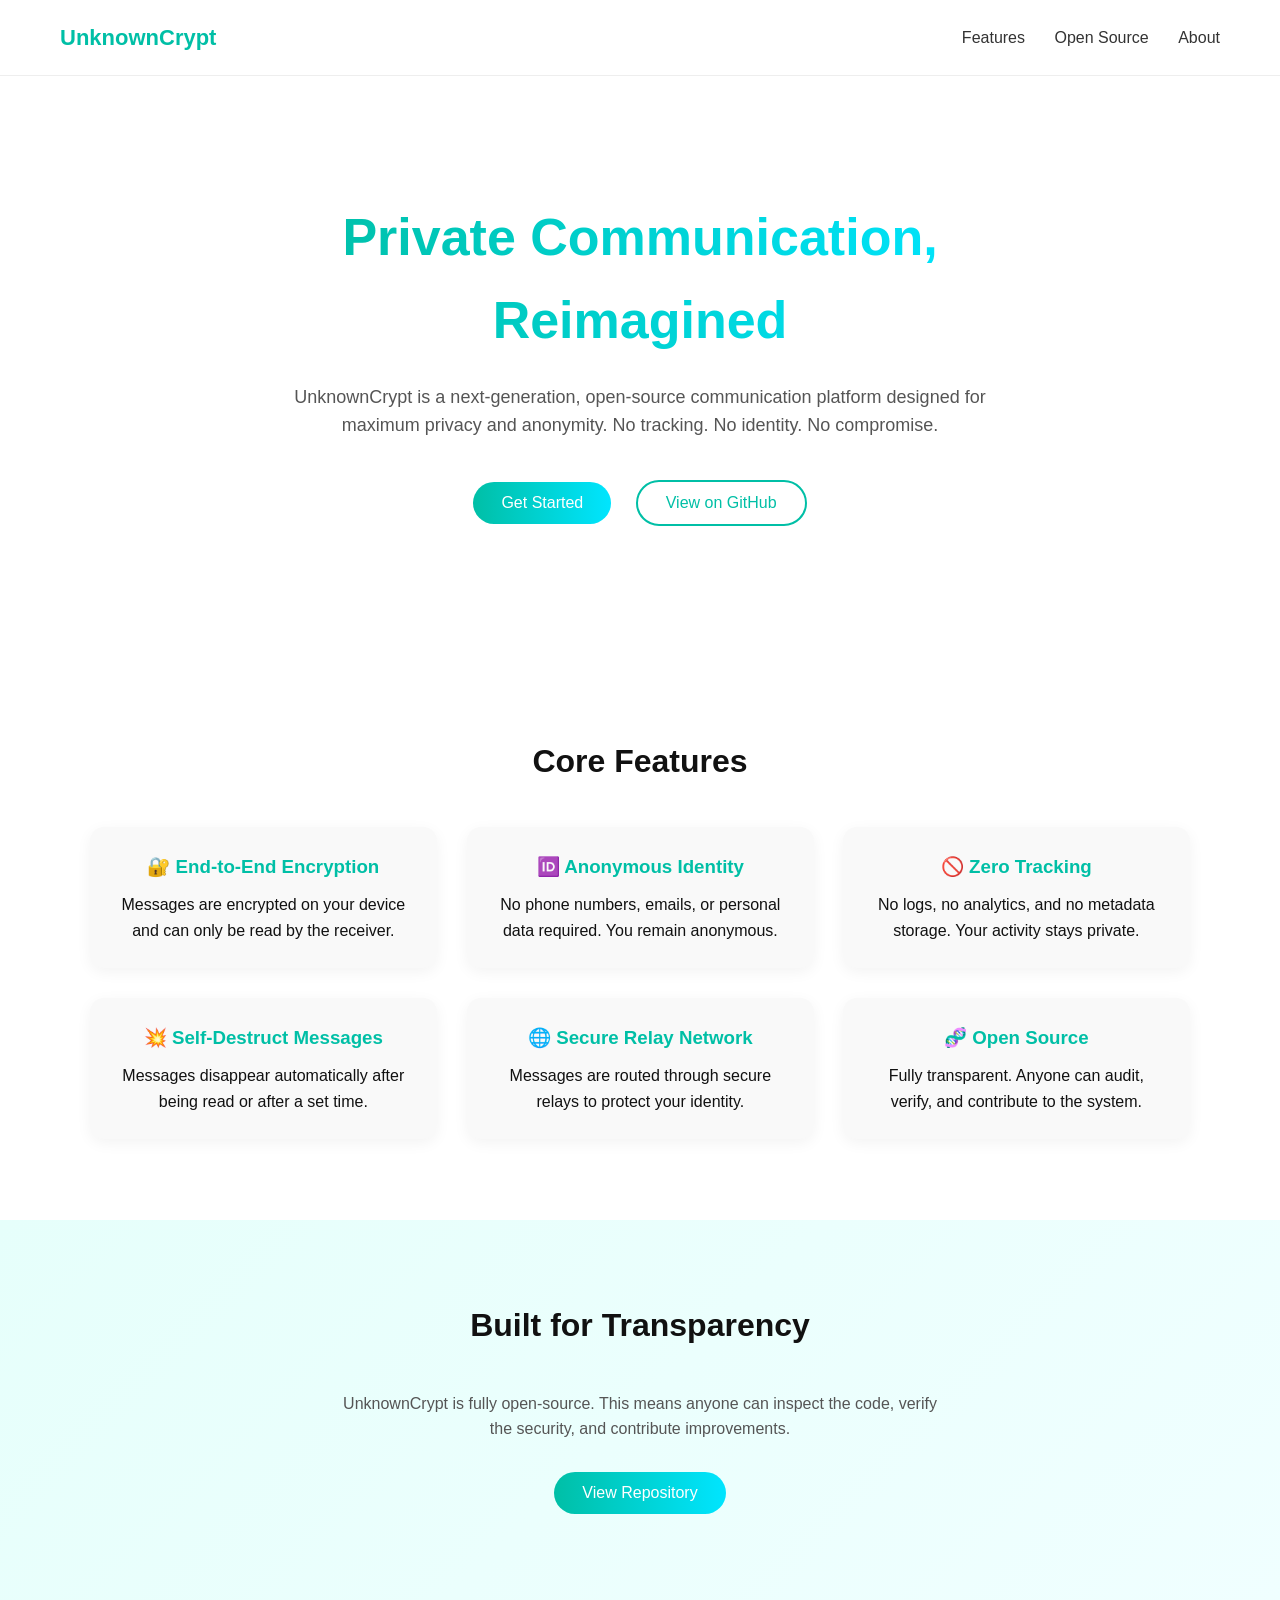
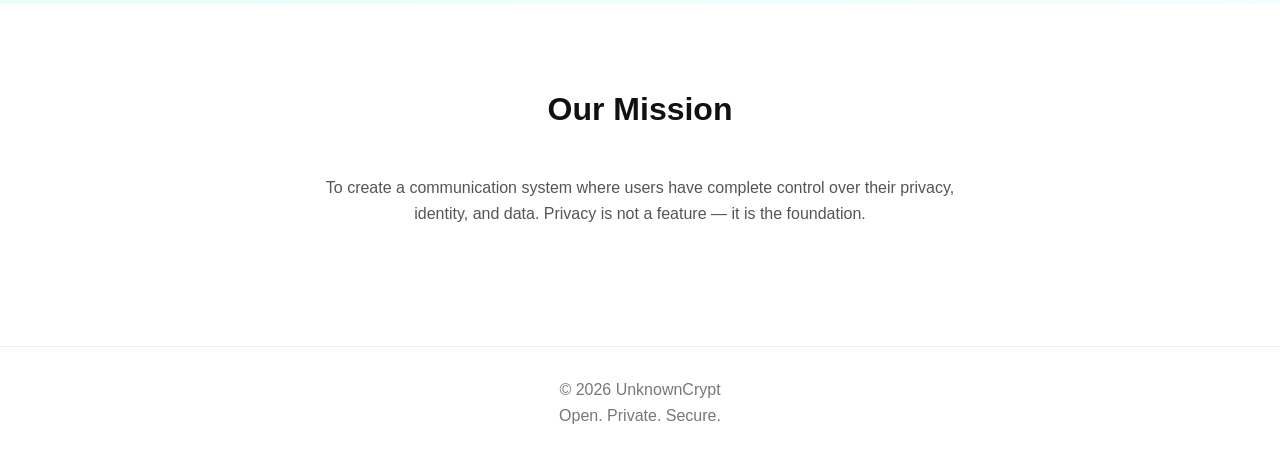
<file: index.html>
<!DOCTYPE html>
<html lang="en">
<head>
  <meta charset="UTF-8" />
  <meta name="viewport" content="width=device-width, initial-scale=1.0" />
  <title>UnknownCrypt</title>

  <link rel="stylesheet" href="styles.css" />
</head>

<body>

  <!-- Header -->
  <header class="header">
    <div class="logo">UnknownCrypt</div>
    <nav>
      <a href="#features">Features</a>
      <a href="#open-source">Open Source</a>
      <a href="#about">About</a>
    </nav>
  </header>

  <!-- Hero Section -->
  <section class="hero">
    <div class="hero-content">
      <h1>Private Communication, Reimagined</h1>
      <p>
        UnknownCrypt is a next-generation, open-source communication platform
        designed for maximum privacy and anonymity. No tracking. No identity. No compromise.
      </p>

      <div class="hero-buttons">
        <button class="primary-btn">Get Started</button>
        <button class="secondary-btn">View on GitHub</button>
      </div>
    </div>
  </section>

  <!-- Features -->
  <section id="features" class="features">
    <h2>Core Features</h2>

    <div class="grid">
      <div class="card">
        <h3>🔐 End-to-End Encryption</h3>
        <p>Messages are encrypted on your device and can only be read by the receiver.</p>
      </div>

      <div class="card">
        <h3>🆔 Anonymous Identity</h3>
        <p>No phone numbers, emails, or personal data required. You remain anonymous.</p>
      </div>

      <div class="card">
        <h3>🚫 Zero Tracking</h3>
        <p>No logs, no analytics, and no metadata storage. Your activity stays private.</p>
      </div>

      <div class="card">
        <h3>💥 Self-Destruct Messages</h3>
        <p>Messages disappear automatically after being read or after a set time.</p>
      </div>

      <div class="card">
        <h3>🌐 Secure Relay Network</h3>
        <p>Messages are routed through secure relays to protect your identity.</p>
      </div>

      <div class="card">
        <h3>🧬 Open Source</h3>
        <p>Fully transparent. Anyone can audit, verify, and contribute to the system.</p>
      </div>
    </div>
  </section>

  <!-- Open Source Section -->
  <section id="open-source" class="open-source">
    <h2>Built for Transparency</h2>
    <p>
      UnknownCrypt is fully open-source. This means anyone can inspect the code,
      verify the security, and contribute improvements.
    </p>

    <button class="primary-btn">View Repository</button>
  </section>

  <!-- About -->
  <section id="about" class="about">
    <h2>Our Mission</h2>
    <p>
      To create a communication system where users have complete control over their privacy,
      identity, and data. Privacy is not a feature — it is the foundation.
    </p>
  </section>

  <!-- Footer -->
  <footer class="footer">
    <p>© 2026 UnknownCrypt</p>
    <p>Open. Private. Secure.</p>
  </footer>

  <script src="script.js"></script>
</body>
</html>
</file>
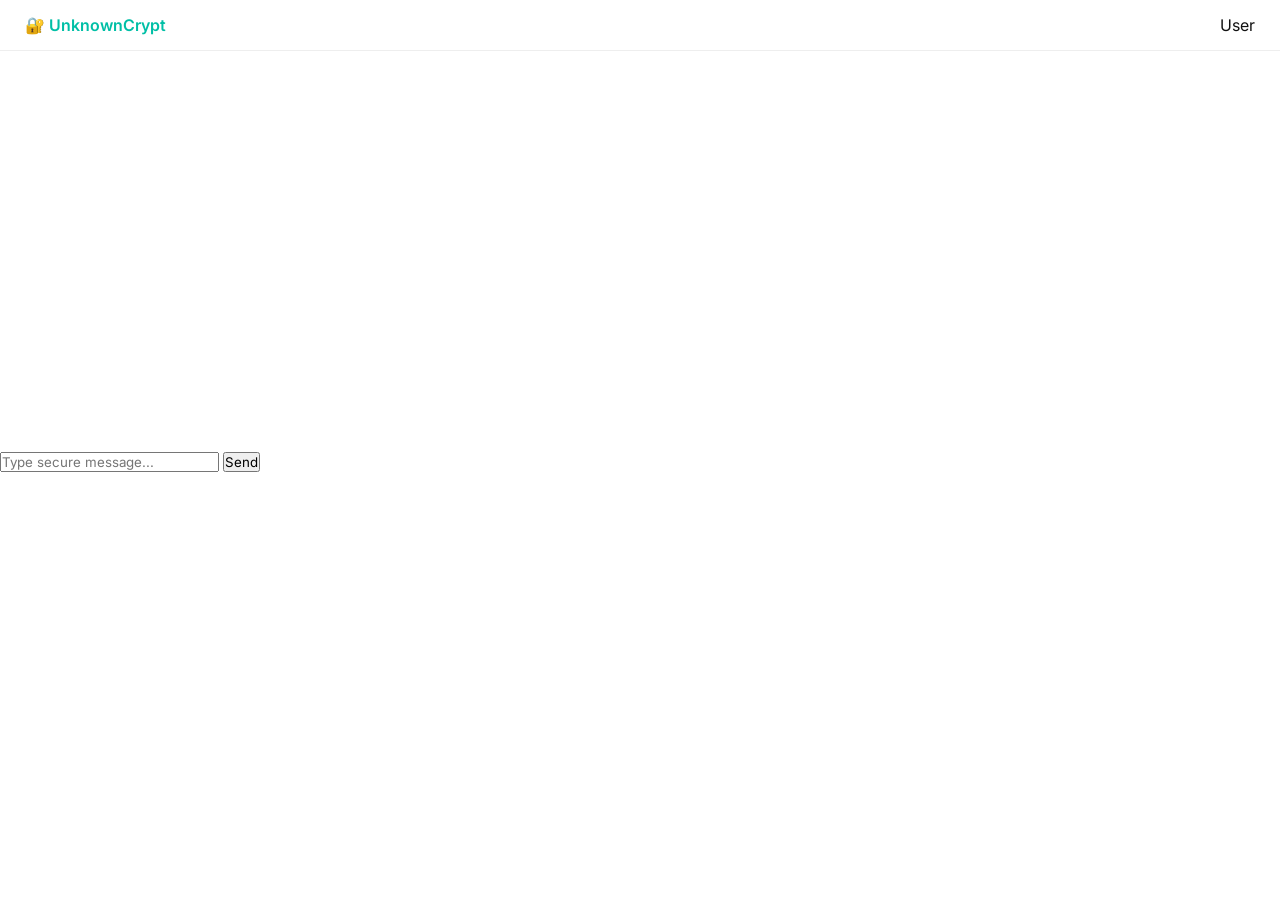
<file: chat/chat.html>
<!DOCTYPE html>
<html lang="en">
<head>
  <meta charset="UTF-8">
  <meta name="viewport" content="width=device-width, initial-scale=1.0">
  <title>UnknownCrypt Chat</title>

  <link rel="stylesheet" href="chat.css">
  <link href="https://fonts.googleapis.com/css2?family=Inter:wght@300;400;600&display=swap" rel="stylesheet">
</head>

<body>

  <!-- Top Bar -->
  <div class="top-bar">
    <div class="logo">🔐 UnknownCrypt</div>
    <div id="user-label">User</div>
  </div>

  <!-- Chat Container -->
  <div class="chat-container">

    <!-- Messages -->
    <div id="chat-box" class="chat-box"></div>

    <!-- Input -->
    <div class="input-area">
      <input 
        type="text" 
        id="message" 
        placeholder="Type secure message..." 
        autocomplete="off"
      >
      <button onclick="sendMessage()">Send</button>
    </div>

  </div>

  <script src="chat.js"></script>

</body>
</html>
</file>
<file: styles.css>
* {
  margin: 0;
  padding: 0;
  box-sizing: border-box;
  font-family: "Segoe UI", Arial, sans-serif;
}

html {
  scroll-behavior: smooth;
}

body {
  background: #ffffff;
  color: #111;
  line-height: 1.6;
}

/* Header */
.header {
  display: flex;
  justify-content: space-between;
  align-items: center;
  padding: 20px 60px;
  border-bottom: 1px solid #eee;
  position: sticky;
  top: 0;
  background: white;
  z-index: 1000;
}

.logo {
  font-size: 22px;
  font-weight: bold;
  color: #00bfa6;
}

nav a {
  margin-left: 25px;
  text-decoration: none;
  color: #333;
  font-weight: 500;
  transition: 0.3s cubic-bezier(0.22, 1, 0.36, 1);
}

nav a:hover {
  color: #00bfa6;
  transform: translateY(-2px);
}

/* Hero */
.hero {
  display: flex;
  justify-content: center;
  align-items: center;
  text-align: center;
  padding: 120px 20px;
}

.hero-content {
  max-width: 700px;
}

.hero h1 {
  font-size: 52px;
  margin-bottom: 20px;
  background: linear-gradient(90deg, #00bfa6, #00e5ff);
  -webkit-background-clip: text;
  -webkit-text-fill-color: transparent;
}

.hero p {
  font-size: 18px;
  color: #555;
  margin-bottom: 30px;
}

/* Buttons */
.primary-btn {
  padding: 12px 28px;
  border: none;
  border-radius: 30px;
  background: linear-gradient(90deg, #00bfa6, #00e5ff);
  color: white;
  cursor: pointer;
  margin: 10px;
  font-size: 16px;
  transition: all 0.35s cubic-bezier(0.22, 1, 0.36, 1);
}

.primary-btn:hover {
  transform: translateY(-4px) scale(1.03);
  box-shadow: 0 10px 25px rgba(0, 191, 166, 0.3);
}

.secondary-btn {
  padding: 12px 28px;
  border: 2px solid #00bfa6;
  border-radius: 30px;
  background: transparent;
  color: #00bfa6;
  cursor: pointer;
  margin: 10px;
  font-size: 16px;
  transition: all 0.35s cubic-bezier(0.22, 1, 0.36, 1);
}

.secondary-btn:hover {
  background: #00bfa6;
  color: white;
  transform: translateY(-4px) scale(1.03);
}

/* Sections */
.features,
.open-source,
.about {
  padding: 80px 20px;
  text-align: center;
}

h2 {
  font-size: 32px;
  margin-bottom: 40px;
}

/* Grid */
.grid {
  display: grid;
  grid-template-columns: repeat(auto-fit, minmax(260px, 1fr));
  gap: 30px;
  max-width: 1100px;
  margin: auto;
}

/* Cards */
.card {
  padding: 25px;
  border-radius: 14px;
  background: #f9f9f9;
  box-shadow: 0 4px 15px rgba(0, 0, 0, 0.05);
  transition: all 0.5s cubic-bezier(0.22, 1, 0.36, 1);
  will-change: transform, opacity;
}

.card:hover {
  transform: translateY(-8px) scale(1.02);
  box-shadow: 0 15px 30px rgba(0, 191, 166, 0.15);
}

.card h3 {
  margin-bottom: 10px;
  color: #00bfa6;
}

/* Open Source */
.open-source {
  background: linear-gradient(135deg, #e6fffb, #f0ffff);
}

.open-source p {
  max-width: 600px;
  margin: auto;
  margin-bottom: 20px;
  color: #555;
}

/* About */
.about p {
  max-width: 650px;
  margin: auto;
  color: #555;
}

/* Footer */
.footer {
  padding: 30px;
  text-align: center;
  border-top: 1px solid #eee;
  color: #777;
  margin-top: 40px;
}

/* Smooth entrance base */
.hidden {
  opacity: 0;
  transform: translateY(40px);
  transition: all 0.8s cubic-bezier(0.22, 1, 0.36, 1);
}

.show {
  opacity: 1;
  transform: translateY(0);
}

/* Mobile */
@media (max-width: 768px) {
  .header {
    padding: 15px 20px;
    flex-direction: column;
  }

  nav {
    margin-top: 10px;
  }

  .hero h1 {
    font-size: 36px;
  }
}
</file>
<file: chat/chat.css>
* {
  margin: 0;
  padding: 0;
  box-sizing: border-box;
  font-family: "Inter", sans-serif;
}

body {
  background: #ffffff;
  color: #111;
}

/* Top bar */
.top-bar {
  display: flex;
  justify-content: space-between;
  padding: 15px 25px;
  border-bottom: 1px solid #eee;
  background: white;
}

.logo {
  font-weight: 600;
  color: #00bfa6;
}

.status {
  font-size: 14px;
  color: #00bfa6;
}

/* Chat wrapper */
.chat-wrapper {
  max-width: 700px;
  margin: 30px auto;
  border-radius: 12px;
  overflow: hidden;
  border: 1px solid #eee;
  background: #fafafa;
  box-shadow: 0 10px 30px rgba(0,0,0,0.05);
}

/* Chat header */
.chat-header {
  padding: 20px;
  background: linear-gradient(90deg, #00bfa6, #00e5ff);
  color: white;
}

.chat-title {
  font-size: 20px;
  font-weight: 600;
}

.chat-subtitle {
  font-size: 12px;
  opacity: 0.9;
}

/* Messages */
.chat-box {
  height: 400px;
  padding: 15px;
  overflow-y: auto;
  display: flex;
  flex-direction: column;
  gap: 10px;
}

/* Messages styling */
.chat-box p {
  max-width: 70%;
  padding: 10px 14px;
  border-radius: 12px;
  font-size: 14px;
  line-height: 1.4;
  word-wrap: break-word;
}

/* You messages */
.chat-box p.me {
  align-self: flex-end;
  background: #00bfa6;
  color: white;
}

/* Friend messages */
.chat-box p.other {
  align-self: flex-start;
  background: #e6f7f5;
  color: #111;
}

/* Input area */
.chat-input-area {
  display: flex;
  border-top: 1px solid #eee;
  background: white;
}

.chat-input-area input {
  flex: 1;
  padding: 14px;
  border: none;
  outline: none;
  font-size: 14px;
}

.chat-input-area button {
  padding: 0 20px;
  border: none;
  background: #00bfa6;
  color: white;
  cursor: pointer;
  transition: 0.3s ease;
}

.chat-input-area button:hover {
  background: #00a58f;
}
</file>
